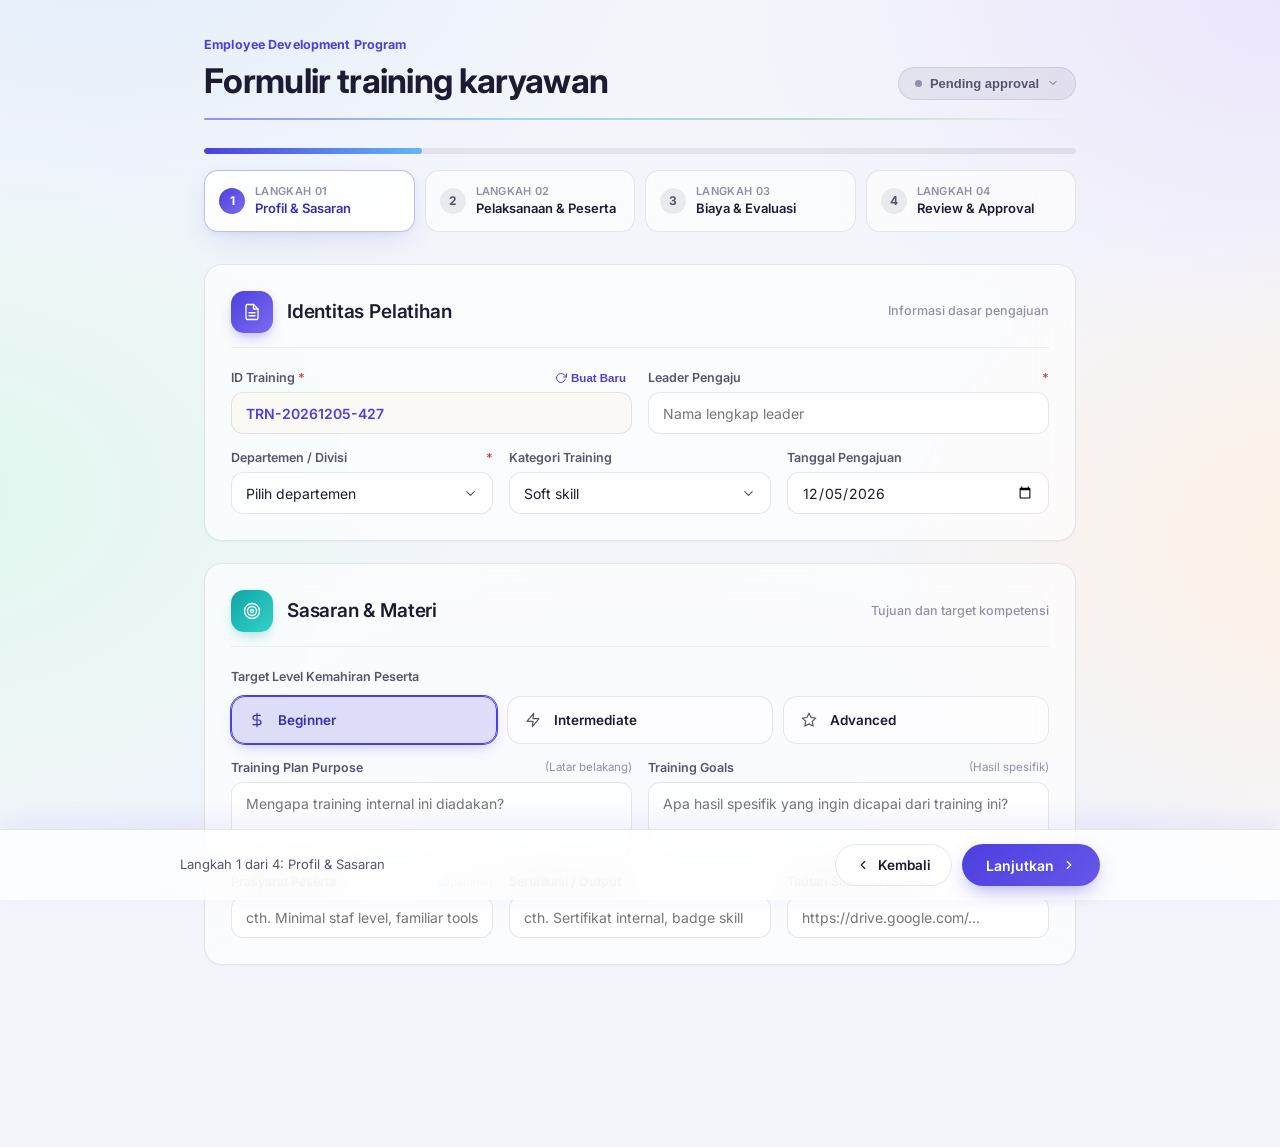
<file: index.html>
<!DOCTYPE html>
<html lang="id">
<head>
  <meta charset="UTF-8">
  <meta name="viewport" content="width=device-width, initial-scale=1.0">
  <title>Formulir Training Karyawan - Internal Plan</title>
  <link rel="preconnect" href="https://fonts.googleapis.com">
  <link rel="preconnect" href="https://fonts.gstatic.com" crossorigin>
  <link href="https://fonts.googleapis.com/css2?family=Fraunces:opsz,wght@9..144,400;9..144,500;9..144,600&family=Inter:wght@400;500;600&display=swap" rel="stylesheet">
  <link rel="stylesheet" href="css/style.css">
  <script src="js/app.js" defer></script>
</head>
<body>

<div class="page">

  <!-- ================= FORM VIEW ================= -->
  <main id="formView">

    <div class="doc-header">
      <div>
        <p class="kicker">Employee Development Program</p>
        <h1 class="voice">Formulir training karyawan</h1>
      </div>
      <div class="status-wrap">
        <button type="button" class="status-pill draft" id="statusPill" onclick="toggleStatusMenu(event)">
          <span class="dot"></span><span id="statusText">Pending approval</span>
          <svg width="12" height="12" viewBox="0 0 24 24" fill="none" stroke="currentColor" stroke-width="2" stroke-linecap="round" stroke-linejoin="round"><polyline points="6 9 12 15 18 9"></polyline></svg>
        </button>
        <div class="status-menu" id="statusMenu">
          <button type="button" onclick="setStatus('draft','Pending approval')"><span class="swatch draft"></span>Pending approval</button>
          <button type="button" onclick="setStatus('approved','Approved')"><span class="swatch approved"></span>Approved</button>
          <button type="button" onclick="setStatus('rejected','Reject')"><span class="swatch rejected"></span>Reject</button>
          <button type="button" onclick="setStatus('discussion','Need discussion')"><span class="swatch discussion"></span>Need discussion</button>
        </div>
      </div>
    </div>

    <!-- Stepper Navigation Header -->
    <nav class="stepper-nav" aria-label="Tahapan formulir">
      <div class="mobile-stepper-info">
        <span id="mobileStepText">Langkah 1 dari 4: Profil &amp; Sasaran</span>
        <span id="mobileProgressPercent" style="color:var(--moss);">25%</span>
      </div>

      <div class="stepper-progress-bar">
        <div class="stepper-progress-fill" id="stepperProgressFill"></div>
      </div>

      <div class="stepper-items">
        <div class="step-tab active" id="stepTab1" onclick="goToStep(1)">
          <div class="step-tab-num">1</div>
          <div class="step-tab-info">
            <span class="step-tab-label">Langkah 01</span>
            <span class="step-tab-title">Profil &amp; Sasaran</span>
          </div>
        </div>
        <div class="step-tab" id="stepTab2" onclick="goToStep(2)">
          <div class="step-tab-num">2</div>
          <div class="step-tab-info">
            <span class="step-tab-label">Langkah 02</span>
            <span class="step-tab-title">Pelaksanaan &amp; Peserta</span>
          </div>
        </div>
        <div class="step-tab" id="stepTab3" onclick="goToStep(3)">
          <div class="step-tab-num">3</div>
          <div class="step-tab-info">
            <span class="step-tab-label">Langkah 03</span>
            <span class="step-tab-title">Biaya &amp; Evaluasi</span>
          </div>
        </div>
        <div class="step-tab" id="stepTab4" onclick="goToStep(4)">
          <div class="step-tab-num">4</div>
          <div class="step-tab-info">
            <span class="step-tab-label">Langkah 04</span>
            <span class="step-tab-title">Review &amp; Approval</span>
          </div>
        </div>
      </div>
    </nav>

    <!-- ================= STEP 1: PROFIL & SASARAN ================= -->
    <div class="step-panel active" id="stepPanel1">
      
      <!-- Card: Identitas Training -->
      <section class="form-card">
        <div class="card-head">
          <div class="card-icon-wrap">
            <svg width="18" height="18" viewBox="0 0 24 24" fill="none" stroke="currentColor" stroke-width="1.75" stroke-linecap="round" stroke-linejoin="round"><path d="M14 2H6a2 2 0 0 0-2 2v16a2 2 0 0 0 2 2h12a2 2 0 0 0 2-2V8z"></path><polyline points="14 2 14 8 20 8"></polyline><line x1="16" y1="13" x2="8" y2="13"></line><line x1="16" y1="17" x2="8" y2="17"></line></svg>
          </div>
          <h2>Identitas Pelatihan</h2>
          <span class="card-sub">Informasi dasar pengajuan</span>
        </div>

        <div class="field-row cols-2">
          <div class="field">
            <label>
              <span>ID Training <span style="color:var(--danger)">*</span></span>
              <button type="button" class="btn-text-action" onclick="generateNewTrainingId()" title="Buat nomor ID baru">
                <svg width="12" height="12" viewBox="0 0 24 24" fill="none" stroke="currentColor" stroke-width="2" stroke-linecap="round" stroke-linejoin="round"><polyline points="23 4 23 10 17 10"></polyline><path d="M20.49 15a9 9 0 1 1-2.12-9.36L23 10"></path></svg>
                Buat Baru
              </button>
            </label>
            <input type="text" placeholder="TRN-2026-001" id="trainingId" data-field="ID training" readonly style="font-weight:600;color:var(--moss);background:#FAF9F5;" required>
          </div>
          <div class="field">
            <label>Leader Pengaju <span style="color:var(--danger)">*</span></label>
            <input type="text" placeholder="Nama lengkap leader" id="leaderName" data-field="Leader pengaju" required>
          </div>
        </div>

        <div class="field-row cols-3">
          <div class="field">
            <label>Departemen / Divisi <span style="color:var(--danger)">*</span></label>
            <select id="deptName" data-field="Departemen / divisi" onchange="handleDeptChange(this)" required>
              <option value="">Pilih departemen</option>
              <option value="People & Culture (HR)">People &amp; Culture (HR)</option>
              <option value="Technology & IT">Technology &amp; IT</option>
              <option value="Finance & Accounting">Finance &amp; Accounting</option>
              <option value="Sales & Business Development">Sales &amp; Business Development</option>
              <option value="Marketing & Communications">Marketing &amp; Communications</option>
              <option value="Operations & Supply Chain">Operations &amp; Supply Chain</option>
              <option value="Product & Design">Product &amp; Design</option>
              <option value="Customer Support">Customer Support</option>
              <option value="Legal & General Affair">Legal &amp; General Affair</option>
              <option value="custom">Lainnya (Ketik manual)...</option>
            </select>
            <input type="text" id="customDeptInput" placeholder="Ketik nama divisi..." style="display:none;margin-top:6px;">
          </div>
          <div class="field">
            <label>Kategori Training</label>
            <select id="category" data-field="Kategori training">
              <option value="">Pilih kategori</option>
              <option selected>Soft skill</option>
              <option>Hard skill</option>
              <option>Leadership</option>
              <option>Compliance &amp; Security</option>
            </select>
          </div>
          <div class="field">
            <label>Tanggal Pengajuan</label>
            <input type="date" id="tglPengajuan" data-field="Tanggal pengajuan">
          </div>
        </div>
      </section>

      <!-- Card: Sasaran & Materi -->
      <section class="form-card">
        <div class="card-head">
          <div class="card-icon-wrap">
            <svg width="18" height="18" viewBox="0 0 24 24" fill="none" stroke="currentColor" stroke-width="1.75" stroke-linecap="round" stroke-linejoin="round"><circle cx="12" cy="12" r="10"></circle><circle cx="12" cy="12" r="6"></circle><circle cx="12" cy="12" r="2"></circle></svg>
          </div>
          <h2>Sasaran &amp; Materi</h2>
          <span class="card-sub">Tujuan dan target kompetensi</span>
        </div>

        <div class="field" style="margin-bottom:16px;">
          <label>Target Level Kemahiran Peserta</label>
          <div class="chip-grid" id="levelChipGrid">
            <div class="chip-card selected" onclick="selectChip('level', 'Beginner', this)">
              <div class="chip-icon">
                <svg width="16" height="16" viewBox="0 0 24 24" fill="none" stroke="currentColor" stroke-width="1.8" stroke-linecap="round" stroke-linejoin="round"><path d="M12 2v20M17 5H9.5a3.5 3.5 0 0 0 0 7h5a3.5 3.5 0 0 1 0 7H6"></path></svg>
              </div>
              <span>Beginner</span>
            </div>
            <div class="chip-card" onclick="selectChip('level', 'Intermediate', this)">
              <div class="chip-icon">
                <svg width="16" height="16" viewBox="0 0 24 24" fill="none" stroke="currentColor" stroke-width="1.8" stroke-linecap="round" stroke-linejoin="round"><polygon points="13 2 3 14 12 14 11 22 21 10 12 10 13 2"></polygon></svg>
              </div>
              <span>Intermediate</span>
            </div>
            <div class="chip-card" onclick="selectChip('level', 'Advanced', this)">
              <div class="chip-icon">
                <svg width="16" height="16" viewBox="0 0 24 24" fill="none" stroke="currentColor" stroke-width="1.8" stroke-linecap="round" stroke-linejoin="round"><polygon points="12 2 15.09 8.26 22 9.27 17 14.14 18.18 21.02 12 17.77 5.82 21.02 7 14.14 2 9.27 8.91 8.26 12 2"></polygon></svg>
              </div>
              <span>Advanced</span>
            </div>
          </div>
          <input type="hidden" id="levelKemahiran" data-field="Target level kemahiran" value="Beginner">
        </div>

        <div class="field-row cols-2">
          <div class="field">
            <label>Training Plan Purpose <span class="hint">(Latar belakang)</span></label>
            <textarea placeholder="Mengapa training internal ini diadakan?" id="purpose" data-field="Training plan purpose"></textarea>
          </div>
          <div class="field">
            <label>Training Goals <span class="hint">(Hasil spesifik)</span></label>
            <textarea placeholder="Apa hasil spesifik yang ingin dicapai dari training ini?" id="goals" data-field="Training goals"></textarea>
          </div>
        </div>

        <div class="field-row cols-3">
          <div class="field">
            <label>Prasyarat Peserta <span class="hint">(Opsional)</span></label>
            <input type="text" placeholder="cth. Minimal staf level, familiar tools X" id="prereq" data-field="Prasyarat peserta">
          </div>
          <div class="field">
            <label>Sertifikasi / Output</label>
            <input type="text" placeholder="cth. Sertifikat internal, badge skill" id="certOutput" data-field="Sertifikasi / output">
          </div>
          <div class="field">
            <label>Tautan Silabus / Materi <span class="hint">(URL Drive)</span></label>
            <input type="url" placeholder="https://drive.google.com/..." id="syllabusUrl" data-field="Link silabus materi">
          </div>
        </div>
      </section>

    </div>

    <!-- ================= STEP 2: PELAKSANAAN & PESERTA ================= -->
    <div class="step-panel" id="stepPanel2">

      <!-- Card: Format & Pelaksanaan -->
      <section class="form-card">
        <div class="card-head">
          <div class="card-icon-wrap">
            <svg width="18" height="18" viewBox="0 0 24 24" fill="none" stroke="currentColor" stroke-width="1.75" stroke-linecap="round" stroke-linejoin="round"><rect x="3" y="4" width="18" height="18" rx="2" ry="2"></rect><line x1="16" y1="2" x2="16" y2="6"></line><line x1="8" y1="2" x2="8" y2="6"></line><line x1="3" y1="10" x2="21" y2="10"></line></svg>
          </div>
          <h2>Format &amp; Jadwal Pelatihan</h2>
          <span class="card-sub">Waktu, tempat, dan trainer</span>
        </div>

        <div class="field" style="margin-bottom:16px;">
          <label>Metode Pelaksanaan</label>
          <div class="chip-grid" id="methodChipGrid">
            <div class="chip-card selected" onclick="selectChip('method', 'Onsite', this)">
              <div class="chip-icon">
                <svg width="18" height="18" viewBox="0 0 24 24" fill="none" stroke="currentColor" stroke-width="1.6" stroke-linecap="round" stroke-linejoin="round"><rect x="4" y="2" width="16" height="20" rx="2" ry="2"></rect><line x1="9" y1="6" x2="9" y2="6.01"></line><line x1="15" y1="6" x2="15" y2="6.01"></line><line x1="9" y1="10" x2="9" y2="10.01"></line><line x1="15" y1="10" x2="15" y2="10.01"></line><line x1="9" y1="14" x2="9" y2="14.01"></line><line x1="15" y1="14" x2="15" y2="14.01"></line></svg>
              </div>
              <span>Onsite</span>
            </div>
            <div class="chip-card" onclick="selectChip('method', 'Online', this)">
              <div class="chip-icon">
                <svg width="18" height="18" viewBox="0 0 24 24" fill="none" stroke="currentColor" stroke-width="1.6" stroke-linecap="round" stroke-linejoin="round"><rect x="2" y="3" width="20" height="14" rx="2" ry="2"></rect><line x1="8" y1="21" x2="16" y2="21"></line><line x1="12" y1="17" x2="12" y2="21"></line></svg>
              </div>
              <span>Online</span>
            </div>
            <div class="chip-card" onclick="selectChip('method', 'Hybrid', this)">
              <div class="chip-icon">
                <svg width="18" height="18" viewBox="0 0 24 24" fill="none" stroke="currentColor" stroke-width="1.6" stroke-linecap="round" stroke-linejoin="round"><polyline points="17 1 21 5 17 9"></polyline><path d="M3 11V9a4 4 0 0 1 4-4h14"></path><polyline points="7 23 3 19 7 15"></polyline><path d="M21 13v2a4 4 0 0 1-4 4H3"></path></svg>
              </div>
              <span>Hybrid</span>
            </div>
            <div class="chip-card" onclick="selectChip('method', 'On-the-job', this)">
              <div class="chip-icon">
                <svg width="18" height="18" viewBox="0 0 24 24" fill="none" stroke="currentColor" stroke-width="1.6" stroke-linecap="round" stroke-linejoin="round"><rect x="2" y="7" width="20" height="14" rx="2" ry="2"></rect><path d="M16 21V5a2 2 0 0 0-2-2h-4a2 2 0 0 0-2 2v16"></path></svg>
              </div>
              <span>On-the-job</span>
            </div>
          </div>
          <input type="hidden" id="metode" data-field="Metode training" value="Onsite">
        </div>

        <div class="field-row cols-2" id="onlineDetailsRow" style="display:none;">
          <div class="field">
            <label>Platform Online</label>
            <select id="onlinePlatform" data-field="Platform online">
              <option>Google Meet</option>
              <option>Zoom Meeting</option>
              <option>Microsoft Teams</option>
              <option>Lainnya</option>
            </select>
          </div>
          <div class="field">
            <label>Tautan Ruang Meeting (URL)</label>
            <input type="url" placeholder="https://meet.google.com/..." id="meetingUrl" data-field="Link meeting online">
          </div>
        </div>

        <div class="field-row cols-3">
          <div class="field">
            <label>Tanggal Pelaksanaan</label>
            <input type="date" id="tglPelaksanaan" onchange="calculateScheduleAndDuration()">
          </div>
          <div class="field">
            <label>Jam Mulai &amp; Selesai</label>
            <div class="time-range-group">
              <input type="time" id="jamMulai" value="09:00" onchange="calculateScheduleAndDuration()" title="Jam Mulai">
              <span style="font-size:12px;color:var(--ink-faint);">-</span>
              <input type="time" id="jamSelesai" value="15:00" onchange="calculateScheduleAndDuration()" title="Jam Selesai">
            </div>
            <input type="hidden" id="jadwal" data-field="Tanggal &amp; jam pelaksanaan">
          </div>
          <div class="field">
            <label>Lokasi / Ruangan</label>
            <input type="text" placeholder="cth. Ruang Training Lt. 5" id="lokasi" data-field="Lokasi / venue">
          </div>
        </div>

        <div class="field-row cols-3">
          <div class="field">
            <label>Trainer / Fasilitator</label>
            <input type="text" placeholder="Nama trainer pengampu" id="trainer" data-field="Trainer">
          </div>
          <div class="field">
            <label>
              <span>Total Durasi Belajar</span>
              <span class="hint" style="color:var(--moss);">Otomatis</span>
            </label>
            <input type="text" id="totalDuration" data-field="Total durasi belajar" readonly style="background:#FAF9F5;font-weight:600;color:var(--ink);">
          </div>
          <div class="field">
            <label>
              <span>Jumlah Peserta</span>
              <span class="hint" style="color:var(--moss);">Sinkron tabel</span>
            </label>
            <input type="number" id="plannedParticipants" data-field="Jumlah partisipan (rencana)" readonly style="background:#FAF9F5;font-weight:600;color:var(--ink);">
          </div>
        </div>
      </section>

      <!-- Card: Modul & Sesi Pelatihan -->
      <section class="form-card">
        <div class="card-head">
          <div class="card-icon-wrap">
            <svg width="18" height="18" viewBox="0 0 24 24" fill="none" stroke="currentColor" stroke-width="1.75" stroke-linecap="round" stroke-linejoin="round"><line x1="8" y1="6" x2="21" y2="6"></line><line x1="8" y1="12" x2="21" y2="12"></line><line x1="8" y1="18" x2="21" y2="18"></line><line x1="3" y1="6" x2="3.01" y2="6"></line><line x1="3" y1="12" x2="3.01" y2="12"></line><line x1="3" y1="18" x2="3.01" y2="18"></line></svg>
          </div>
          <h2>Modul &amp; Sesi Pelatihan</h2>
          <span class="card-sub">Topik dan pembagian waktu</span>
        </div>

        <div class="tbl-wrap">
          <table class="dyn">
            <thead>
              <tr>
                <th style="width:36px">#</th>
                <th>Nama Modul</th>
                <th style="width:130px">Durasi</th>
                <th style="width:150px">Fasilitator</th>
                <th style="width:130px">Metode Delivery</th>
                <th>Deskripsi Aktivitas</th>
                <th style="width:40px"></th>
              </tr>
            </thead>
            <tbody id="moduleBody"></tbody>
          </table>
        </div>
        <div class="table-toolbar">
          <button type="button" class="btn-table-action" onclick="addModule()">
            <svg width="14" height="14" viewBox="0 0 24 24" fill="none" stroke="currentColor" stroke-width="2" stroke-linecap="round" stroke-linejoin="round"><line x1="12" y1="5" x2="12" y2="19"></line><line x1="5" y1="12" x2="19" y2="12"></line></svg>
            Tambah Baris Modul
          </button>
        </div>
      </section>

      <!-- Card: Daftar Peserta -->
      <section class="form-card">
        <div class="card-head">
          <div class="card-icon-wrap">
            <svg width="18" height="18" viewBox="0 0 24 24" fill="none" stroke="currentColor" stroke-width="1.75" stroke-linecap="round" stroke-linejoin="round"><path d="M17 21v-2a4 4 0 0 0-4-4H5a4 4 0 0 0-4 4v2"></path><circle cx="9" cy="7" r="4"></circle><path d="M23 21v-2a4 4 0 0 0-3-3.87"></path><path d="M16 3.13a4 4 0 0 1 0 7.75"></path></svg>
          </div>
          <h2>Daftar Peserta Pelatihan</h2>
          <span class="card-sub" id="participantCount">0 peserta</span>
        </div>

        <div class="tbl-wrap">
          <table class="dyn">
            <thead>
              <tr>
                <th style="width:36px">No</th>
                <th>Nama Karyawan</th>
                <th style="width:180px">Departemen / Divisi</th>
                <th style="width:150px">Presensi</th>
                <th style="width:40px"></th>
              </tr>
            </thead>
            <tbody id="participantBody"></tbody>
          </table>
        </div>

        <div class="table-toolbar">
          <button type="button" class="btn-table-action" onclick="addParticipant()">
            <svg width="14" height="14" viewBox="0 0 24 24" fill="none" stroke="currentColor" stroke-width="2" stroke-linecap="round" stroke-linejoin="round"><line x1="12" y1="5" x2="12" y2="19"></line><line x1="5" y1="12" x2="19" y2="12"></line></svg>
            Tambah Peserta
          </button>
          <button type="button" class="btn-table-action" onclick="openModal('modalQuickPasteExcel')">
            <svg width="14" height="14" viewBox="0 0 24 24" fill="none" stroke="currentColor" stroke-width="1.75" stroke-linecap="round" stroke-linejoin="round"><path d="M14 2H6a2 2 0 0 0-2 2v16a2 2 0 0 0 2 2h12a2 2 0 0 0 2-2V8z"></path><polyline points="14 2 14 8 20 8"></polyline><line x1="12" y1="18" x2="12" y2="12"></line><line x1="9" y1="15" x2="15" y2="15"></line></svg>
            Quick Paste dari Excel
          </button>
        </div>
      </section>

    </div>

    <!-- ================= STEP 3: BIAYA & EVALUASI ================= -->
    <div class="step-panel" id="stepPanel3">

      <!-- Card: Anggaran & Rincian Biaya -->
      <section class="form-card">
        <div class="card-head">
          <div class="card-icon-wrap">
            <svg width="18" height="18" viewBox="0 0 24 24" fill="none" stroke="currentColor" stroke-width="1.75" stroke-linecap="round" stroke-linejoin="round"><rect x="2" y="4" width="20" height="16" rx="2"></rect><line x1="2" y1="10" x2="22" y2="10"></line></svg>
          </div>
          <h2>Anggaran &amp; Estimasi Biaya</h2>
          <span class="card-sub">Rincian pengeluaran training</span>
        </div>

        <div class="field-row cols-4" style="margin-bottom:18px;">
          <div class="field">
            <label>Fee Trainer / Narasumber</label>
            <input type="text" inputmode="numeric" placeholder="Rp 0" id="budgetFee" data-field="Fee trainer" oninput="formatRupiah(this); calcBudgetBreakdown();">
          </div>
          <div class="field">
            <label>Konsumsi &amp; Catering</label>
            <input type="text" inputmode="numeric" placeholder="Rp 0" id="budgetKonsumsi" data-field="Konsumsi & catering" oninput="formatRupiah(this); calcBudgetBreakdown();">
          </div>
          <div class="field">
            <label>Materi / Sertifikat</label>
            <input type="text" inputmode="numeric" placeholder="Rp 0" id="budgetMateri" data-field="Materi & sertifikat" oninput="formatRupiah(this); calcBudgetBreakdown();">
          </div>
          <div class="field">
            <label>Venue / Sewa Alat</label>
            <input type="text" inputmode="numeric" placeholder="Rp 0" id="budgetVenue" data-field="Venue & alat" oninput="formatRupiah(this); calcBudgetBreakdown();">
          </div>
        </div>

        <div class="budget-grid">
          <div class="budget-card">
            <label>Total Estimasi Biaya</label>
            <input type="text" inputmode="numeric" placeholder="Rp 0" id="estBudget" data-field="Estimasi biaya" oninput="formatRupiah(this)">
            <p class="budget-variance">Akumulasi seluruh sub-komponen biaya</p>
          </div>
          <div class="budget-card">
            <label>Budget Disetujui</label>
            <input type="text" inputmode="numeric" placeholder="Rp 0" id="apprBudget" data-field="Budget disetujui" oninput="formatRupiah(this)">
            <p class="budget-variance">Plafon anggaran dari manajemen</p>
          </div>
          <div class="budget-card">
            <label>Actual Spend</label>
            <input type="text" inputmode="numeric" placeholder="Rp 0" id="actBudget" data-field="Actual spend" oninput="formatRupiah(this)">
            <p class="budget-variance" id="varianceText" style="font-weight:600;">Selisih akan muncul di sini</p>
          </div>
        </div>
      </section>

      <!-- Card: Evaluasi & Follow-up -->
      <section class="form-card">
        <div class="card-head">
          <div class="card-icon-wrap">
            <svg width="18" height="18" viewBox="0 0 24 24" fill="none" stroke="currentColor" stroke-width="1.75" stroke-linecap="round" stroke-linejoin="round"><path d="M22 11.08V12a10 10 0 1 1-5.93-9.14"></path><polyline points="22 4 12 14.01 9 11.01"></polyline></svg>
          </div>
          <h2>Metode Evaluasi &amp; Follow-up</h2>
          <span class="card-sub">Tolok ukur efektivitas pelatihan</span>
        </div>

        <div class="field-row cols-2">
          <div class="field">
            <label>Expected Outcomes <span class="hint">(Hasil pemahaman)</span></label>
            <textarea placeholder="Hasil pemahaman yang diharapkan setelah training selesai" id="expectedOutcomes" data-field="Expected outcomes"></textarea>
          </div>
          <div class="field">
            <label>Aplikasi / Implementasi Kerja</label>
            <textarea placeholder="Bagaimana hasil training diterapkan langsung pada operasional pekerjaan" id="applicationImpl" data-field="Aplikasi / implementasi"></textarea>
          </div>
        </div>

        <div class="field-row cols-3">
          <div class="field">
            <label>Metode Evaluasi</label>
            <select id="evalMethod" data-field="Metode evaluasi">
              <option value="">Pilih metode evaluasi</option>
              <option selected>Post-test</option>
              <option>Feedback form</option>
              <option>Observasi langsung</option>
              <option>Kombinasi</option>
            </select>
          </div>
          <div class="field">
            <label>KPI 1 Target</label>
            <div style="display:flex;gap:6px;">
              <input type="text" placeholder="cth. Skor post-test" id="kpi1Name" data-field="KPI 1" style="flex:2;">
              <input type="text" placeholder="Target ≥80" id="kpi1Target" data-field="Target KPI 1" style="flex:1;">
            </div>
          </div>
          <div class="field">
            <label>KPI 2 Target</label>
            <div style="display:flex;gap:6px;">
              <input type="text" placeholder="cth. Tingkat penerapan" id="kpi2Name" data-field="KPI 2" style="flex:2;">
              <input type="text" placeholder="30 hari" id="kpi2Target" data-field="Target KPI 2" style="flex:1;">
            </div>
          </div>
        </div>

        <div class="field-row cols-2" style="margin-top:14px;">
          <div class="field">
            <label>Interval Cek Berkala Pasca Training</label>
            <select id="followupInterval" data-field="Interval follow-up">
              <option value="">Pilih interval</option>
              <option selected>30 hari</option>
              <option>60 hari</option>
              <option>90 hari</option>
            </select>
          </div>
          <div class="field">
            <label>PIC Monitoring &amp; Evaluasi</label>
            <input type="text" placeholder="Nama PIC penanggung jawab" id="followupPIC" data-field="PIC monitoring">
          </div>
        </div>
      </section>

    </div>

    <!-- ================= STEP 4: REVIEW & APPROVAL ================= -->
    <div class="step-panel" id="stepPanel4">

      <!-- Executive Review Summary Card -->
      <section class="form-card">
        <div class="card-head">
          <div class="card-icon-wrap">
            <svg width="18" height="18" viewBox="0 0 24 24" fill="none" stroke="currentColor" stroke-width="1.75" stroke-linecap="round" stroke-linejoin="round"><path d="M14 2H6a2 2 0 0 0-2 2v16a2 2 0 0 0 2 2h12a2 2 0 0 0 2-2V8z"></path><polyline points="14 2 14 8 20 8"></polyline><line x1="16" y1="13" x2="8" y2="13"></line><line x1="16" y1="17" x2="8" y2="17"></line></svg>
          </div>
          <h2>Ringkasan Pengajuan (Preview)</h2>
          <span class="card-sub">Periksa kembali sebelum mengirim</span>
        </div>

        <div class="review-box">
          <div class="review-grid">
            <div class="review-item"><label>ID Training</label><div id="revId">-</div></div>
            <div class="review-item"><label>Leader Pengaju</label><div id="revLeader">-</div></div>
            <div class="review-item"><label>Departemen / Divisi</label><div id="revDept">-</div></div>
            <div class="review-item"><label>Kategori / Level</label><div id="revCategory">-</div></div>
            <div class="review-item"><label>Metode &amp; Jadwal</label><div id="revSchedule">-</div></div>
            <div class="review-item"><label>Lokasi / Platform</label><div id="revVenue">-</div></div>
            <div class="review-item"><label>Trainer</label><div id="revTrainer">-</div></div>
            <div class="review-item"><label>Durasi &amp; Partisipan</label><div id="revDurationParticipants">-</div></div>
            <div class="review-item"><label>Budget Disetujui</label><div id="revBudget">-</div></div>
            <div class="review-item"><label>Status Dokumen</label><div id="revStatus">-</div></div>
          </div>
          <div class="review-divider"></div>
          <div style="font-size:12.5px;color:var(--ink-faint);">
            Detail lengkap (seluruh baris peserta, modul, dan approval) akan tersimpan di Google Spreadsheet dan master data.
          </div>
        </div>
      </section>

      <!-- Approval Workflow Steps -->
      <section class="form-card">
        <div class="card-head">
          <div class="card-icon-wrap">
            <svg width="18" height="18" viewBox="0 0 24 24" fill="none" stroke="currentColor" stroke-width="1.75" stroke-linecap="round" stroke-linejoin="round"><path d="M12 22s8-4 8-10V5l-8-3-8 3v7c0 6 8 10 8 10z"></path></svg>
          </div>
          <h2>Alur Persetujuan (Approval Workflow)</h2>
          <span class="card-sub">Hierarki otorisasi</span>
        </div>

        <div class="tbl-wrap" style="padding:6px 12px;">
          <div class="approval-steps" id="approvalSteps"></div>
        </div>
        <div class="table-toolbar">
          <button type="button" class="btn-table-action" onclick="addApproval()">
            <svg width="14" height="14" viewBox="0 0 24 24" fill="none" stroke="currentColor" stroke-width="2" stroke-linecap="round" stroke-linejoin="round"><line x1="12" y1="5" x2="12" y2="19"></line><line x1="5" y1="12" x2="19" y2="12"></line></svg>
            Tambah Level Approval
          </button>
        </div>
      </section>

    </div>

  </main>

  <!-- ================= MASTER DATA VIEW ================= -->
  <main id="masterView" style="display:none;">
    <div class="master-toolbar">
      <div>
        <h2 class="voice">Master Data Submission</h2>
        <span class="helper-note" style="margin:0;">Riwayat pengajuan training internal yang tersimpan.</span>
      </div>
      <div style="display:flex;gap:10px;flex-wrap:wrap;align-items:center;">
        <button type="button" class="btn-secondary" onclick="exportToCsv()">
          <svg width="14" height="14" viewBox="0 0 24 24" fill="none" stroke="currentColor" stroke-width="1.75" stroke-linecap="round" stroke-linejoin="round"><path d="M21 15v4a2 2 0 0 1-2 2H5a2 2 0 0 1-2-2v-4"></path><polyline points="7 10 12 15 17 10"></polyline><line x1="12" y1="15" x2="12" y2="3"></line></svg>
          Export CSV
        </button>
        <button type="button" class="btn-secondary" onclick="loadMasterData()">
          <svg width="14" height="14" viewBox="0 0 24 24" fill="none" stroke="currentColor" stroke-width="1.75" stroke-linecap="round" stroke-linejoin="round"><polyline points="23 4 23 10 17 10"></polyline><polyline points="1 20 1 14 7 14"></polyline><path d="M3.51 9a9 9 0 0 1 14.85-3.36L23 10M1 14l4.64 4.36A9 9 0 0 0 20.49 15"></path></svg>
          Refresh
        </button>
        <button type="button" class="btn-secondary" onclick="lockAdminAccess()" title="Kunci sesi admin dan kembali ke formulir">
          <svg width="14" height="14" viewBox="0 0 24 24" fill="none" stroke="currentColor" stroke-width="1.75" stroke-linecap="round" stroke-linejoin="round"><rect x="3" y="11" width="18" height="11" rx="2" ry="2"></rect><path d="M7 11V7a5 5 0 0 1 10 0v4"></path></svg>
          Kunci
        </button>
        <button type="button" class="btn-primary" onclick="switchView('form')" style="gap:6px;">
          <svg width="14" height="14" viewBox="0 0 24 24" fill="none" stroke="currentColor" stroke-width="2" stroke-linecap="round" stroke-linejoin="round"><polyline points="15 18 9 12 15 6"></polyline></svg>
          Kembali ke Form
        </button>
      </div>
    </div>

    <div class="master-tbl-wrap">
      <table class="master">
        <thead>
          <tr>
            <th>ID Training</th>
            <th>Leader Pengaju</th>
            <th>Departemen</th>
            <th>Kategori</th>
            <th>Status</th>
            <th>Peserta</th>
            <th>Waktu Submit</th>
          </tr>
        </thead>
        <tbody id="masterBody"></tbody>
      </table>
    </div>

    <div id="masterEmpty" class="helper-note" style="display:none;padding:24px;text-align:center;background:var(--panel);border-radius:var(--radius);border:1px dashed var(--line);">
      Belum ada submission masuk. Data akan tercatat otomatis di sini setelah formulir disubmit.
    </div>

    <div id="detailPanel"></div>
  </main>

</div>

<!-- ================= STICKY BOTTOM ACTION BAR ================= -->
<div class="sticky-bottom-bar" id="stickyBottomBar">
  <div class="bottom-bar-inner">
    <div class="bottom-bar-info">
      <span id="bottomStepIndicator">Langkah 1 dari 4: Profil &amp; Sasaran</span>
    </div>
    <div class="bottom-bar-actions">
      <button type="button" class="btn-secondary" id="prevStepBtn" onclick="prevStep()" disabled>
        <svg width="14" height="14" viewBox="0 0 24 24" fill="none" stroke="currentColor" stroke-width="2" stroke-linecap="round" stroke-linejoin="round"><polyline points="15 18 9 12 15 6"></polyline></svg>
        Kembali
      </button>
      <button type="button" class="btn-primary" id="nextStepBtn" onclick="nextStep()">
        Lanjutkan
        <svg width="14" height="14" viewBox="0 0 24 24" fill="none" stroke="currentColor" stroke-width="2" stroke-linecap="round" stroke-linejoin="round"><polyline points="9 18 15 12 9 6"></polyline></svg>
      </button>
      <button type="button" class="btn-primary" id="submitBtn" onclick="submitPlan()" style="display:none;">
        <svg width="15" height="15" viewBox="0 0 24 24" fill="none" stroke="currentColor" stroke-width="2" stroke-linecap="round" stroke-linejoin="round"><line x1="22" y1="2" x2="11" y2="13"></line><polygon points="22 2 15 22 11 13 2 9 22 2"></polygon></svg>
        Submit Pengajuan
      </button>
    </div>
  </div>
</div>

<!-- ================= MODALS ================= -->

<!-- 1. Modal Quick Paste Excel -->
<div class="modal-overlay" id="modalQuickPasteExcel">
  <div class="modal-card">
    <div class="modal-header">
      <h3 class="voice">Quick Import Peserta dari Excel</h3>
      <button type="button" class="modal-close" onclick="closeModal('modalQuickPasteExcel')">&times;</button>
    </div>
    <div class="modal-body">
      <p>Salin daftar nama peserta dari Excel / Google Sheet / WhatsApp, lalu tempelkan di bawah ini:</p>
      <textarea id="excelPasteArea" placeholder="Contoh format:&#10;Budi Santoso - IT&#10;Siti Rahma - Finance&#10;Ahmad Fauzi&#10;(Bisa copy-paste langsung 2 kolom dari Excel)" style="width:100%;height:140px;border:1px solid var(--line);border-radius:8px;padding:10px 12px;font-family:'Inter',sans-serif;font-size:13px;"></textarea>
      <p class="helper-note">Format baris: <code>Nama Peserta [Tab atau Strip] Departemen</code>. Jika departemen tidak dicantumkan, akan menggunakan departemen pengaju.</p>
    </div>
    <div class="modal-footer">
      <button type="button" class="btn-secondary" onclick="closeModal('modalQuickPasteExcel')">Batal</button>
      <button type="button" class="btn-primary" onclick="importPesertaFromText()">Tambahkan ke Tabel</button>
    </div>
  </div>
</div>

<!-- 2. Modal Konfirmasi Submit -->
<div class="modal-overlay" id="modalConfirmSubmit">
  <div class="modal-card">
    <div class="modal-header">
      <h3 class="voice">Konfirmasi Pengajuan</h3>
      <button type="button" class="modal-close" onclick="closeModal('modalConfirmSubmit')">&times;</button>
    </div>
    <div class="modal-body">
      <p>Apakah rincian formulir training di bawah ini sudah benar dan siap diajukan ke sistem?</p>
      <div class="summary-box" id="confirmSummaryBox"></div>
    </div>
    <div class="modal-footer">
      <button type="button" class="btn-secondary" onclick="closeModal('modalConfirmSubmit')">Periksa Kembali</button>
      <button type="button" class="btn-primary" onclick="confirmAndExecuteSubmit()">Ya, Kirim Sekarang</button>
    </div>
  </div>
</div>

<!-- 3. Modal Sukses Submit -->
<div class="modal-overlay" id="modalSuccessSubmit">
  <div class="modal-card">
    <div class="modal-header">
      <h3 class="voice">Pengajuan Berhasil Dikirim!</h3>
      <button type="button" class="modal-close" onclick="closeModal('modalSuccessSubmit')">&times;</button>
    </div>
    <div class="modal-body">
      <div class="modal-icon-badge success">
        <svg width="24" height="24" viewBox="0 0 24 24" fill="none" stroke="currentColor" stroke-width="2" stroke-linecap="round" stroke-linejoin="round"><path d="M22 11.08V12a10 10 0 1 1-5.93-9.14"></path><polyline points="22 4 12 14.01 9 11.01"></polyline></svg>
      </div>
      <p>Data training telah tersimpan dan siap diproses oleh tim terkait.</p>
      <div class="summary-box" id="successSummaryBox"></div>
    </div>
    <div class="modal-footer">
      <button type="button" class="btn-secondary" onclick="closeModal('modalSuccessSubmit'); window.scrollTo({ top: 0, behavior: 'smooth' });">Selesai</button>
      <a class="btn-primary" id="modalSuccessEmailLink" href="#" target="_blank" onclick="closeModal('modalSuccessSubmit')">
        Kirim Notifikasi Email
      </a>
    </div>
  </div>
</div>

<!-- 4. Modal Admin PIN -->
<div class="modal-overlay" id="modalAdminPin">
  <div class="modal-card" style="max-width:400px;">
    <div class="modal-header">
      <h3 class="voice">Akses Master Data</h3>
      <button type="button" class="modal-close" onclick="cancelAdminPin()">&times;</button>
    </div>
    <div class="modal-body">
      <div class="modal-icon-badge info">
        <svg width="22" height="22" viewBox="0 0 24 24" fill="none" stroke="currentColor" stroke-width="1.8" stroke-linecap="round" stroke-linejoin="round"><rect x="3" y="11" width="18" height="11" rx="2" ry="2"></rect><path d="M7 11V7a5 5 0 0 1 10 0v4"></path></svg>
      </div>
      <p>Masukkan PIN admin untuk melihat riwayat dan master data submission:</p>
      <form onsubmit="event.preventDefault(); checkAdminPin();" style="margin-top:12px;">
        <input type="password" id="adminPinInput" class="field" placeholder="PIN Admin (default: ubahpin123)" style="padding:10px 12px;border:1px solid var(--line);border-radius:8px;width:100%;font-size:14px;" autocomplete="current-password">
      </form>
    </div>
    <div class="modal-footer">
      <button type="button" class="btn-secondary" onclick="cancelAdminPin()">Batal</button>
      <button type="button" class="btn-primary" onclick="checkAdminPin()">Buka Data</button>
    </div>
  </div>
</div>

<!-- Container Toast -->
<div class="toast-container" id="toastContainer"></div>

</body>
</html>
</file>
<file: css/style.css>
:root {
  --ink: #1D1B31;
  --ink-soft: #57546E;
  --ink-faint: #918FA8;
  --paper: #EEF3FA;
  --panel: rgba(255, 255, 255, 0.66);
  --panel-solid: #FFFFFF;
  --panel-strong: rgba(255, 255, 255, 0.85);
  --line: rgba(29, 27, 49, 0.10);
  --line-soft: rgba(29, 27, 49, 0.07);
  --accent: #4C3FE0;
  --accent-dark: #372FB0;
  --accent-tint: rgba(76, 63, 224, 0.10);
  --accent-tint-strong: rgba(76, 63, 224, 0.16);
  --moss: #4C3FE0;
  --moss-dark: #372FB0;
  --moss-tint: rgba(76, 63, 224, 0.10);
  --clay: #C56A2E;
  --clay-tint: rgba(197, 106, 46, 0.12);
  --danger: #D2483B;
  --danger-tint: rgba(210, 72, 59, 0.12);
  --radius-sm: 10px;
  --radius: 18px;
  --radius-lg: 26px;
  --shadow-sm: 0 1px 2px rgba(29, 27, 49, 0.04);
  --shadow: 0 12px 32px -8px rgba(76, 63, 224, 0.16), 0 2px 8px rgba(29, 27, 49, 0.05);
  --shadow-lg: 0 24px 56px -12px rgba(76, 63, 224, 0.28), 0 4px 16px rgba(29, 27, 49, 0.08);
  --blur: 18px;
}

* { box-sizing: border-box; }
html, body { margin: 0; padding: 0; }

body {
  background:
    radial-gradient(900px 560px at 8% -8%, #E3EEFB 0%, transparent 60%),
    radial-gradient(900px 620px at 100% 0%, #ECE6FB 0%, transparent 58%),
    radial-gradient(1000px 700px at -5% 55%, #E1F7EE 0%, transparent 55%),
    radial-gradient(900px 650px at 105% 60%, #FFF1E4 0%, transparent 55%),
    radial-gradient(1200px 800px at 50% 115%, #E7ECFB 0%, transparent 60%),
    #F3F5FB;
  background-attachment: fixed;
  color: var(--ink);
  font-family: 'Inter', system-ui, -apple-system, sans-serif;
  line-height: 1.5;
  -webkit-font-smoothing: antialiased;
  padding-bottom: 96px;
  min-height: 100vh;
}

.voice { font-family: 'Sora', 'Inter', system-ui, sans-serif; letter-spacing: -0.01em; }
.page { max-width: 920px; margin: 0 auto; padding: 36px 24px 64px; }

/* TOP APP NAV & TABS */
.app-nav { display: flex; align-items: center; justify-content: space-between; margin-bottom: 24px; gap: 16px; flex-wrap: wrap; }

.view-tabs {
  display: inline-flex; gap: 4px;
  background: var(--panel-strong);
  backdrop-filter: blur(var(--blur)); -webkit-backdrop-filter: blur(var(--blur));
  border-radius: 100px; padding: 4px; border: 1px solid var(--line); box-shadow: var(--shadow-sm);
}

.view-tabs button {
  border: none; background: none; padding: 8px 18px; border-radius: 100px;
  font-family: 'Inter', sans-serif; font-size: 13.5px; font-weight: 600; color: var(--ink-soft);
  cursor: pointer; transition: all 0.2s ease; display: flex; align-items: center; gap: 8px;
}
.view-tabs button:hover { color: var(--ink); }
.view-tabs button.active { background: var(--accent); color: #fff; box-shadow: 0 4px 14px rgba(76, 63, 224, 0.35); }

/* DOC HEADER */
.doc-header {
  display: flex; justify-content: space-between; align-items: flex-end; gap: 20px;
  padding-bottom: 20px; border-bottom: none; margin-bottom: 28px; position: relative;
}
.doc-header::after {
  content: ""; position: absolute; left: 0; right: 0; bottom: 0; height: 2px;
  background: linear-gradient(90deg, var(--accent) 0%, #63B6F5 35%, #7BCB8F 68%, transparent 100%);
  border-radius: 2px; opacity: 0.55;
}
.doc-header .kicker { font-size: 12.5px; color: var(--accent); font-weight: 700; letter-spacing: 0.01em; margin: 0 0 6px; }
.doc-header h1 { font-weight: 700; font-size: 34px; line-height: 1.15; margin: 0; color: var(--ink); letter-spacing: -0.02em; }

/* STATUS PILL & MENU */
.status-wrap { position: relative; }
.status-pill {
  display: inline-flex; align-items: center; gap: 8px; background: var(--accent-tint); color: var(--accent-dark);
  border: 1px solid rgba(76, 63, 224, 0.22); padding: 8px 16px; border-radius: 100px; font-size: 13px; font-weight: 600;
  white-space: nowrap; cursor: pointer; user-select: none; transition: all 0.15s ease;
  backdrop-filter: blur(var(--blur)); -webkit-backdrop-filter: blur(var(--blur));
}
.status-pill:hover { filter: brightness(0.98); transform: translateY(-1px); box-shadow: var(--shadow-sm); }
.status-pill .dot { width: 7px; height: 7px; border-radius: 50%; background: var(--accent); }
.status-pill.draft { background: rgba(145, 143, 168, 0.14); color: var(--ink-soft); border-color: var(--line); }
.status-pill.draft .dot { background: var(--ink-faint); }
.status-pill.rejected { background: var(--danger-tint); color: var(--danger); border-color: rgba(210, 72, 59, 0.25); }
.status-pill.rejected .dot { background: var(--danger); }
.status-pill.discussion { background: var(--clay-tint); color: var(--clay); border-color: rgba(197, 106, 46, 0.25); }
.status-pill.discussion .dot { background: var(--clay); }

.status-menu {
  position: absolute; top: calc(100% + 8px); right: 0; background: var(--panel-strong);
  backdrop-filter: blur(var(--blur)); -webkit-backdrop-filter: blur(var(--blur));
  border: 1px solid var(--line); border-radius: 14px; box-shadow: var(--shadow-lg); padding: 6px; min-width: 190px;
  z-index: 30; display: none; animation: fadeInDown 0.18s cubic-bezier(0.16, 1, 0.3, 1);
}
.status-menu.open { display: block; }
.status-menu button {
  width: 100%; display: flex; align-items: center; gap: 10px; padding: 9px 12px; border: none; background: none;
  border-radius: 9px; font-family: 'Inter', sans-serif; font-size: 13.5px; font-weight: 500; color: var(--ink);
  cursor: pointer; text-align: left; transition: background 0.12s ease;
}
.status-menu button:hover { background: var(--accent-tint); }
.status-menu .swatch { width: 9px; height: 9px; border-radius: 50%; flex-shrink: 0; }
.status-menu .swatch.approved { background: var(--accent); }
.status-menu .swatch.draft { background: var(--ink-faint); }
.status-menu .swatch.rejected { background: var(--danger); }
.status-menu .swatch.discussion { background: var(--clay); }

/* STEPPER NAVIGATION WIZARD */
.stepper-nav { margin-bottom: 32px; }
.stepper-progress-bar { height: 6px; background: rgba(29, 27, 49, 0.08); border-radius: 10px; overflow: hidden; margin-bottom: 16px; }
.stepper-progress-fill { height: 100%; background: linear-gradient(90deg, var(--accent), #63B6F5); width: 25%; border-radius: 10px; transition: width 0.3s cubic-bezier(0.16, 1, 0.3, 1); }
.stepper-items { display: grid; grid-template-columns: repeat(4, 1fr); gap: 10px; }

.step-tab {
  background: var(--panel); backdrop-filter: blur(var(--blur)); -webkit-backdrop-filter: blur(var(--blur));
  border: 1px solid var(--line); border-radius: 14px; padding: 12px 14px; text-align: left; cursor: pointer;
  transition: all 0.2s ease; display: flex; align-items: center; gap: 10px;
}
.step-tab:hover { border-color: rgba(76, 63, 224, 0.3); background: var(--panel-strong); transform: translateY(-1px); }
.step-tab.active { border-color: rgba(76, 63, 224, 0.35); background: var(--panel-strong); box-shadow: var(--shadow); }
.step-tab.completed { border-color: rgba(76, 63, 224, 0.2); }

.step-tab-num {
  width: 26px; height: 26px; border-radius: 50%; background: rgba(29, 27, 49, 0.08); color: var(--ink-soft);
  display: flex; align-items: center; justify-content: center; font-size: 12px; font-weight: 700; flex-shrink: 0;
  transition: all 0.2s ease;
}
.step-tab.active .step-tab-num { background: linear-gradient(135deg, var(--accent), #7C6CF0); color: #fff; }
.step-tab.completed .step-tab-num { background: linear-gradient(135deg, var(--accent), #7C6CF0); color: #fff; }

.step-tab-info { display: flex; flex-direction: column; min-width: 0; }
.step-tab-label { font-size: 11px; text-transform: uppercase; color: var(--ink-faint); font-weight: 600; letter-spacing: 0.03em; white-space: nowrap; overflow: hidden; text-overflow: ellipsis; }
.step-tab-title { font-size: 13px; font-weight: 600; color: var(--ink); white-space: nowrap; overflow: hidden; text-overflow: ellipsis; }
.step-tab.active .step-tab-title { color: var(--accent-dark); }

.mobile-stepper-info { display: none; align-items: center; justify-content: space-between; margin-bottom: 12px; font-size: 13px; color: var(--ink-soft); font-weight: 600; }

/* STEP PANELS & CARDS */
.step-panel { display: none; animation: fadeIn 0.25s cubic-bezier(0.16, 1, 0.3, 1); }
.step-panel.active { display: block; }

.form-card {
  background: var(--panel); backdrop-filter: blur(var(--blur)); -webkit-backdrop-filter: blur(var(--blur));
  border: 1px solid var(--line); border-radius: var(--radius); padding: 26px; margin-bottom: 22px;
  box-shadow: var(--shadow-sm); transition: box-shadow 0.25s ease, transform 0.25s ease, border-color 0.25s ease;
}
.form-card:hover { box-shadow: var(--shadow); border-color: rgba(76, 63, 224, 0.18); transform: translateY(-2px); }

.card-head { display: flex; align-items: center; gap: 14px; margin-bottom: 22px; padding-bottom: 14px; border-bottom: 1px solid var(--line-soft); }
.card-icon-wrap {
  width: 42px; height: 42px; border-radius: 13px; background: linear-gradient(135deg, var(--accent), #7C6CF0); color: #fff;
  display: flex; align-items: center; justify-content: center; flex-shrink: 0; box-shadow: 0 6px 14px -4px rgba(76, 63, 224, 0.45);
}

/* Per-section accent badges, in document order, for scannability across the wizard */
#stepPanel1 .form-card:nth-of-type(1) .card-icon-wrap { background: linear-gradient(135deg, #4C3FE0, #7C6CF0); box-shadow: 0 6px 14px -4px rgba(76, 63, 224, 0.45); }
#stepPanel1 .form-card:nth-of-type(2) .card-icon-wrap { background: linear-gradient(135deg, #0EA5A8, #34D3C4); box-shadow: 0 6px 14px -4px rgba(14, 165, 168, 0.4); }
#stepPanel1 .form-card:nth-of-type(3) .card-icon-wrap { background: linear-gradient(135deg, #E08A2B, #F4B860); box-shadow: 0 6px 14px -4px rgba(224, 138, 43, 0.4); }
#stepPanel2 .form-card:nth-of-type(1) .card-icon-wrap { background: linear-gradient(135deg, #2C8FE0, #63B6F5); box-shadow: 0 6px 14px -4px rgba(44, 143, 224, 0.4); }
#stepPanel2 .form-card:nth-of-type(2) .card-icon-wrap { background: linear-gradient(135deg, #E0507B, #F291A9); box-shadow: 0 6px 14px -4px rgba(224, 80, 123, 0.4); }
#stepPanel2 .form-card:nth-of-type(3) .card-icon-wrap { background: linear-gradient(135deg, #3F9E5C, #7BCB8F); box-shadow: 0 6px 14px -4px rgba(63, 158, 92, 0.4); }
#stepPanel3 .form-card:nth-of-type(1) .card-icon-wrap { background: linear-gradient(135deg, #E4623E, #F5946F); box-shadow: 0 6px 14px -4px rgba(228, 98, 62, 0.4); }
#stepPanel3 .form-card:nth-of-type(2) .card-icon-wrap { background: linear-gradient(135deg, #8B4FD1, #B98CE8); box-shadow: 0 6px 14px -4px rgba(139, 79, 209, 0.4); }
#stepPanel4 .form-card:nth-of-type(1) .card-icon-wrap { background: linear-gradient(135deg, #3E4C6E, #6C7FA6); box-shadow: 0 6px 14px -4px rgba(62, 76, 110, 0.4); }
#stepPanel4 .form-card:nth-of-type(2) .card-icon-wrap { background: linear-gradient(135deg, #3E4C6E, #6C7FA6); box-shadow: 0 6px 14px -4px rgba(62, 76, 110, 0.4); }

.card-head h2 { font-family: 'Sora', 'Inter', sans-serif; font-weight: 600; font-size: 19px; margin: 0; color: var(--ink); letter-spacing: -0.01em; }
.card-head .card-sub { font-size: 12.5px; color: var(--ink-faint); margin-left: auto; font-weight: 500; }

/* Fields & Layout Grids */
.field-row { display: grid; gap: 16px; margin-bottom: 16px; }
.field-row:last-child { margin-bottom: 0; }
.cols-2 { grid-template-columns: 1fr 1fr; }
.cols-3 { grid-template-columns: 1fr 1fr 1fr; }
.cols-4 { grid-template-columns: 1fr 1fr 1fr 1fr; }
.field { display: flex; flex-direction: column; min-width: 0; }
.field label { display: flex; align-items: center; justify-content: space-between; font-size: 12.5px; font-weight: 600; color: var(--ink-soft); margin-bottom: 6px; line-height: 1.3; }
.field label .hint { font-weight: 400; color: var(--ink-faint); font-size: 11.5px; }

.field input[type="text"], .field input[type="date"], .field input[type="time"], .field input[type="number"], .field input[type="url"], .field textarea {
  width: 100%; border: 1px solid var(--line); border-radius: 12px; padding: 10px 14px; font-family: 'Inter', sans-serif;
  font-size: 14px; color: var(--ink); background: rgba(255, 255, 255, 0.7); transition: all 0.15s ease; min-height: 42px;
}
.field textarea { min-height: 76px; line-height: 1.6; resize: vertical; }
.field input:focus, .field textarea:focus { outline: none; border-color: var(--accent); background: var(--panel-solid); box-shadow: 0 0 0 3px var(--accent-tint); }
.field input.error, .field select.error, .field textarea.error { border-color: var(--danger) !important; background: rgba(255, 249, 249, 0.85); }

/* CUSTOM DROPDOWNS */
.field select, .custom-select {
  appearance: none; -webkit-appearance: none; -moz-appearance: none; width: 100%; border: 1px solid var(--line);
  border-radius: 12px; padding: 10px 38px 10px 14px; font-family: 'Inter', sans-serif; font-size: 14px; color: var(--ink);
  background-color: rgba(255, 255, 255, 0.7);
  background-image: url("data:image/svg+xml,%3Csvg xmlns='http://www.w3.org/2000/svg' width='16' height='16' viewBox='0 0 24 24' fill='none' stroke='%2357546E' stroke-width='1.8' stroke-linecap='round' stroke-linejoin='round'%3E%3Cpolyline points='6 9 12 15 18 9'%3E%3C/polyline%3E%3C/svg%3E");
  background-repeat: no-repeat; background-position: right 14px center; background-size: 15px; cursor: pointer; min-height: 42px;
  transition: all 0.18s cubic-bezier(0.16, 1, 0.3, 1);
}
.field select:hover, .custom-select:hover { border-color: rgba(76, 63, 224, 0.3); background-color: var(--panel-solid); }
.field select:focus, .custom-select:focus {
  outline: none; border-color: var(--accent); background-color: var(--panel-solid); box-shadow: 0 0 0 3px var(--accent-tint);
  background-image: url("data:image/svg+xml,%3Csvg xmlns='http://www.w3.org/2000/svg' width='16' height='16' viewBox='0 0 24 24' fill='none' stroke='%234C3FE0' stroke-width='1.8' stroke-linecap='round' stroke-linejoin='round'%3E%3Cpolyline points='6 9 12 15 18 9'%3E%3C/polyline%3E%3C/svg%3E");
}
select option { background: var(--panel-solid); color: var(--ink); padding: 8px 12px; }

.time-range-group { display: flex; align-items: center; gap: 8px; }
.time-range-group input[type="time"] { flex: 1; min-width: 0; }

/* INTERACTIVE SELECTION CHIPS / CARDS */
.chip-grid { display: grid; grid-template-columns: repeat(auto-fit, minmax(130px, 1fr)); gap: 10px; margin-top: 4px; }
.chip-card {
  border: 1px solid var(--line); border-radius: 14px; padding: 12px 14px; background: rgba(255, 255, 255, 0.55);
  cursor: pointer; transition: all 0.18s cubic-bezier(0.16, 1, 0.3, 1); display: flex; align-items: center; gap: 10px; user-select: none;
}
.chip-card:hover { border-color: rgba(76, 63, 224, 0.3); background: var(--panel-solid); transform: translateY(-1px); }
.chip-card.selected { border-color: var(--accent); background: var(--accent-tint-strong); color: var(--accent-dark); box-shadow: 0 0 0 1px var(--accent), 0 6px 16px -6px rgba(76, 63, 224, 0.4); }
.chip-icon { width: 22px; height: 22px; color: var(--ink-soft); display: flex; align-items: center; justify-content: center; flex-shrink: 0; }
.chip-card.selected .chip-icon { color: var(--accent-dark); }
.chip-card span { font-size: 13.5px; font-weight: 600; line-height: 1.2; }

/* TABLES */
.tbl-wrap {
  border: 1px solid var(--line); border-radius: var(--radius); overflow-x: auto; -webkit-overflow-scrolling: touch;
  background: var(--panel); backdrop-filter: blur(var(--blur)); -webkit-backdrop-filter: blur(var(--blur)); box-shadow: var(--shadow-sm); margin-bottom: 12px;
}
table.dyn { width: 100%; border-collapse: collapse; min-width: 580px; }
table.dyn thead th { text-align: left; font-size: 11.5px; font-weight: 600; color: var(--ink-faint); text-transform: uppercase; letter-spacing: 0.02em; background: rgba(76, 63, 224, 0.06); padding: 11px 12px; border-bottom: 1px solid var(--line); }
table.dyn tbody td { padding: 8px 10px; border-bottom: 1px solid var(--line-soft); vertical-align: middle; }
table.dyn tbody tr:last-child td { border-bottom: none; }
table.dyn input { width: 100%; border: 1px solid transparent; border-radius: 8px; padding: 7px 9px; font-family: 'Inter', sans-serif; font-size: 13.5px; background: transparent; transition: all 0.15s ease; }
table.dyn input:hover { background: rgba(76, 63, 224, 0.06); }
table.dyn input:focus { outline: none; background: var(--panel-solid); border-color: var(--accent); box-shadow: 0 0 0 2px var(--accent-tint); }
table.dyn select {
  appearance: none; -webkit-appearance: none; -moz-appearance: none; width: 100%; border: 1px solid var(--line-soft); border-radius: 8px;
  padding: 7px 26px 7px 9px; font-family: 'Inter', sans-serif; font-size: 13.5px; color: var(--ink); background-color: rgba(255, 255, 255, 0.6);
  background-image: url("data:image/svg+xml,%3Csvg xmlns='http://www.w3.org/2000/svg' width='14' height='14' viewBox='0 0 24 24' fill='none' stroke='%2357546E' stroke-width='1.8' stroke-linecap='round' stroke-linejoin='round'%3E%3Cpolyline points='6 9 12 15 18 9'%3E%3C/polyline%3E%3C/svg%3E");
  background-repeat: no-repeat; background-position: right 8px center; background-size: 13px; cursor: pointer; transition: all 0.15s ease;
}
table.dyn select:hover { background-color: var(--panel-solid); border-color: var(--line); }
table.dyn select:focus { outline: none; background-color: var(--panel-solid); border-color: var(--accent); box-shadow: 0 0 0 2px var(--accent-tint); }

.row-remove { background: none; border: none; cursor: pointer; color: var(--ink-faint); width: 28px; height: 28px; border-radius: 8px; display: flex; align-items: center; justify-content: center; font-size: 18px; line-height: 1; transition: all 0.15s ease; }
.row-remove:hover { background: var(--danger-tint); color: var(--danger); }

.attend-toggle { display: inline-flex; border: 1px solid var(--line); border-radius: 8px; overflow: hidden; font-size: 12px; }
.attend-toggle button { border: none; background: rgba(255, 255, 255, 0.6); padding: 6px 12px; cursor: pointer; color: var(--ink-faint); font-family: 'Inter', sans-serif; font-weight: 600; transition: all 0.15s ease; }
.attend-toggle button.active-present { background: var(--accent-tint-strong); color: var(--accent-dark); }
.attend-toggle button.active-absent { background: var(--danger-tint); color: var(--danger); }

.table-toolbar { display: flex; align-items: center; justify-content: space-between; gap: 10px; margin-top: 10px; flex-wrap: wrap; }
.btn-table-action { background: rgba(76, 63, 224, 0.08); border: 1px solid var(--line); color: var(--accent-dark); padding: 8px 14px; border-radius: 10px; font-size: 13px; font-weight: 600; cursor: pointer; display: inline-flex; align-items: center; gap: 6px; transition: all 0.15s ease; }
.btn-table-action:hover { background: var(--accent-tint-strong); border-color: rgba(76, 63, 224, 0.25); }

/* BUDGET & VARIANCE CARDS */
.budget-grid { display: grid; grid-template-columns: repeat(3, 1fr); gap: 16px; margin-bottom: 20px; }
.budget-card { background: rgba(255, 255, 255, 0.55); border: 1px solid var(--line); border-radius: var(--radius); padding: 16px 18px; }
.budget-card label { display: block; font-size: 11.5px; color: var(--ink-faint); font-weight: 600; margin-bottom: 8px; text-transform: uppercase; letter-spacing: 0.02em; }
.budget-card input { width: 100%; border: none; font-size: 20px; font-family: 'Sora', sans-serif; padding: 0; background: transparent; color: var(--ink); font-weight: 600; }
.budget-card input:focus { outline: none; }
.budget-variance { font-size: 12px; margin: 6px 0 0; color: var(--ink-faint); }

/* APPROVAL STEPS */
.approval-steps { display: flex; flex-direction: column; gap: 0; }
.approval-step { display: grid; grid-template-columns: 36px 1fr 1fr 1fr auto; gap: 12px; align-items: center; padding: 12px 4px; border-bottom: 1px solid var(--line-soft); }
.approval-step:last-child { border-bottom: none; }
.step-badge { width: 30px; height: 30px; border-radius: 50%; background: linear-gradient(135deg, #E4623E, #F5946F); color: #fff; display: flex; align-items: center; justify-content: center; font-size: 13px; font-weight: 700; }
.approval-step input { border: 1px solid var(--line); border-radius: 10px; padding: 8px 10px; font-size: 13.5px; font-family: 'Inter', sans-serif; width: 100%; background: rgba(255, 255, 255, 0.7); }
.approval-step .field-label { font-size: 10.5px; color: var(--ink-faint); font-weight: 600; display: block; margin-bottom: 4px; }

/* EXECUTIVE SUMMARY CARD (STEP 4) */
.review-box { background: rgba(255, 255, 255, 0.55); border: 1px solid var(--line); border-radius: var(--radius); padding: 20px; margin-bottom: 20px; }
.review-grid { display: grid; grid-template-columns: 1fr 1fr; gap: 12px 20px; margin-bottom: 16px; }
.review-item label { display: block; font-size: 11px; text-transform: uppercase; color: var(--ink-faint); font-weight: 600; margin-bottom: 2px; }
.review-item div { font-size: 13.5px; color: var(--ink); font-weight: 500; word-break: break-word; }
.review-divider { border-top: 1px solid var(--line-soft); margin: 14px 0; }

/* STICKY BOTTOM BAR */
.sticky-bottom-bar { position: fixed; bottom: 0; left: 0; right: 0; background: rgba(255, 255, 255, 0.78); backdrop-filter: blur(20px); -webkit-backdrop-filter: blur(20px); border-top: 1px solid var(--line); padding: 14px 24px; z-index: 100; box-shadow: 0 -8px 24px rgba(76, 63, 224, 0.08); }
.bottom-bar-inner { max-width: 920px; margin: 0 auto; display: flex; align-items: center; justify-content: space-between; gap: 16px; }
.bottom-bar-info { display: flex; align-items: center; gap: 12px; font-size: 13px; color: var(--ink-soft); }
.bottom-bar-actions { display: flex; align-items: center; gap: 10px; }

.btn-primary {
  background: linear-gradient(135deg, var(--accent), #6657E8); color: #fff; border: none; padding: 11px 24px; border-radius: 100px;
  font-family: 'Inter', sans-serif; font-size: 14px; font-weight: 600; cursor: pointer; transition: all 0.18s ease;
  display: inline-flex; align-items: center; gap: 8px; min-height: 42px; box-shadow: 0 8px 20px -6px rgba(76, 63, 224, 0.5);
}
.btn-primary:hover { background: linear-gradient(135deg, var(--accent-dark), var(--accent)); transform: translateY(-1px); box-shadow: 0 10px 24px -6px rgba(76, 63, 224, 0.6); }
.btn-primary:disabled { opacity: 0.6; cursor: not-allowed; transform: none; }

.btn-secondary {
  background: rgba(255, 255, 255, 0.7); border: 1px solid var(--line); color: var(--ink); padding: 10px 20px; border-radius: 100px;
  font-family: 'Inter', sans-serif; font-size: 13.5px; font-weight: 600; cursor: pointer; transition: all 0.15s ease;
  display: inline-flex; align-items: center; gap: 8px; min-height: 42px;
}
.btn-secondary:hover { background: var(--panel-solid); border-color: rgba(76, 63, 224, 0.25); }

.btn-text-action { background: none; border: none; color: var(--accent); font-size: 11.5px; font-weight: 600; cursor: pointer; padding: 2px 6px; border-radius: 6px; display: inline-flex; align-items: center; gap: 4px; transition: background 0.15s ease; }
.btn-text-action:hover { background: var(--accent-tint); }

/* MASTER DATA VIEW */
.master-toolbar { display: flex; align-items: center; justify-content: space-between; margin-bottom: 22px; gap: 16px; flex-wrap: wrap; }
.master-toolbar h2 { font-family: 'Sora', sans-serif; font-weight: 600; font-size: 23px; margin: 0; letter-spacing: -0.01em; }
.master-tbl-wrap { border: 1px solid var(--line); border-radius: var(--radius); overflow-x: auto; -webkit-overflow-scrolling: touch; background: var(--panel); backdrop-filter: blur(var(--blur)); -webkit-backdrop-filter: blur(var(--blur)); margin-bottom: 24px; box-shadow: var(--shadow-sm); }
table.master { width: 100%; border-collapse: collapse; min-width: 640px; }
table.master thead th { text-align: left; font-size: 11.5px; font-weight: 600; color: var(--ink-faint); background: rgba(76, 63, 224, 0.06); padding: 12px 14px; border-bottom: 1px solid var(--line); text-transform: uppercase; letter-spacing: 0.02em; }
table.master tbody td { padding: 12px 14px; border-bottom: 1px solid var(--line-soft); font-size: 13.5px; }
table.master tbody tr:last-child td { border-bottom: none; }
table.master tbody tr { cursor: pointer; transition: background 0.12s ease; }
table.master tbody tr:hover { background: rgba(76, 63, 224, 0.05); }

.mini-pill { display: inline-flex; align-items: center; gap: 6px; padding: 4px 10px; border-radius: 100px; font-size: 12px; font-weight: 600; }
.mini-pill .dot { width: 6px; height: 6px; border-radius: 50%; }
.mini-pill.approved { background: var(--accent-tint-strong); color: var(--accent-dark); }
.mini-pill.approved .dot { background: var(--accent); }
.mini-pill.draft { background: rgba(145, 143, 168, 0.16); color: var(--ink-soft); }
.mini-pill.draft .dot { background: var(--ink-faint); }
.mini-pill.rejected { background: var(--danger-tint); color: var(--danger); }
.mini-pill.rejected .dot { background: var(--danger); }
.mini-pill.discussion { background: var(--clay-tint); color: var(--clay); }
.mini-pill.discussion .dot { background: var(--clay); }

.detail-panel { background: var(--panel); backdrop-filter: blur(var(--blur)); -webkit-backdrop-filter: blur(var(--blur)); border: 1px solid var(--line); border-radius: var(--radius); padding: 22px; box-shadow: var(--shadow-sm); margin-top: 18px; animation: fadeIn 0.2s ease; }

/* MODALS SYSTEM */
.modal-overlay { position: fixed; top: 0; left: 0; right: 0; bottom: 0; background: rgba(29, 27, 49, 0.4); backdrop-filter: blur(6px); -webkit-backdrop-filter: blur(6px); display: flex; align-items: center; justify-content: center; z-index: 999; padding: 16px; opacity: 0; pointer-events: none; transition: opacity 0.2s ease; }
.modal-overlay.active { opacity: 1; pointer-events: auto; }
.modal-card { background: rgba(255, 255, 255, 0.92); backdrop-filter: blur(24px); -webkit-backdrop-filter: blur(24px); border-radius: var(--radius-lg); max-width: 500px; width: 100%; padding: 26px; box-shadow: var(--shadow-lg); transform: scale(0.95); transition: transform 0.22s cubic-bezier(0.16, 1, 0.3, 1); border: 1px solid rgba(255, 255, 255, 0.8); max-height: 90vh; overflow-y: auto; }
.modal-overlay.active .modal-card { transform: scale(1); }
.modal-header { display: flex; align-items: center; justify-content: space-between; margin-bottom: 16px; }
.modal-header h3 { margin: 0; font-family: 'Sora', sans-serif; font-size: 18px; font-weight: 600; }
.modal-close { background: none; border: none; font-size: 24px; color: var(--ink-faint); cursor: pointer; padding: 4px; line-height: 1; border-radius: 8px; }
.modal-close:hover { color: var(--ink); }
.modal-body { font-size: 13.5px; color: var(--ink-soft); line-height: 1.6; margin-bottom: 20px; }
.modal-body .summary-box { background: rgba(76, 63, 224, 0.05); border: 1px solid var(--line-soft); border-radius: 12px; padding: 14px 16px; margin-top: 12px; font-size: 13px; color: var(--ink); }
.modal-body .summary-box div { margin-bottom: 5px; }
.modal-body .summary-box div:last-child { margin-bottom: 0; }
.modal-icon-badge { width: 46px; height: 46px; border-radius: 16px; display: flex; align-items: center; justify-content: center; margin-bottom: 12px; }
.modal-icon-badge.success { background: linear-gradient(135deg, #3F9E5C, #7BCB8F); color: #fff; }
.modal-icon-badge.info { background: linear-gradient(135deg, #2C8FE0, #63B6F5); color: #fff; }
.modal-footer { display: flex; justify-content: flex-end; gap: 10px; flex-wrap: wrap; }

/* Toast Notifications */
.toast-container { position: fixed; bottom: 84px; right: 20px; display: flex; flex-direction: column; gap: 8px; z-index: 1000; pointer-events: none; }
.toast { background: var(--ink); color: #fff; padding: 11px 16px; border-radius: 12px; font-size: 13px; box-shadow: var(--shadow); display: flex; align-items: center; gap: 10px; min-width: 250px; max-width: 380px; animation: slideInRight 0.25s cubic-bezier(0.16, 1, 0.3, 1); pointer-events: auto; transition: opacity 0.2s ease, transform 0.2s ease; }
.toast.toast-success { background: #2E6B45; border-left: 4px solid #68D391; }
.toast.toast-error { background: #7B1D1D; border-left: 4px solid #FEB2B2; }
.toast.toast-info { background: var(--accent-dark); border-left: 4px solid #B7AEFA; }

.spinner { width: 15px; height: 15px; border: 2px solid rgba(255, 255, 255, 0.3); border-top-color: #fff; border-radius: 50%; animation: spin 0.6s linear infinite; display: inline-block; }

@keyframes fadeIn { from { opacity: 0; transform: translateY(6px); } to { opacity: 1; transform: translateY(0); } }
@keyframes fadeInDown { from { opacity: 0; transform: translateY(-6px); } to { opacity: 1; transform: translateY(0); } }
@keyframes slideInRight { from { opacity: 0; transform: translateX(20px); } to { opacity: 1; transform: translateX(0); } }
@keyframes spin { to { transform: rotate(360deg); } }

/* RESPONSIVE MOBILE RULES */
@media (max-width: 768px) {
  body { padding-bottom: 110px; }
  .page { padding: 20px 14px 48px; }
  .doc-header { flex-direction: column; align-items: flex-start; gap: 14px; margin-bottom: 20px; }
  .doc-header h1 { font-size: 26px; }
  .stepper-items { display: none; }
  .mobile-stepper-info { display: flex; }
  .form-card { padding: 18px 14px; margin-bottom: 18px; }
  .card-head h2 { font-size: 17px; }
  .cols-2, .cols-3, .cols-4 { grid-template-columns: 1fr !important; }
  .field-row { gap: 14px; margin-bottom: 14px; }
  .chip-grid { grid-template-columns: 1fr 1fr; }
  .budget-grid { grid-template-columns: 1fr; }
  .approval-step { grid-template-columns: 1fr; gap: 8px; }
  .approval-step .step-badge { margin-bottom: 4px; }
  .review-grid { grid-template-columns: 1fr; gap: 10px; }
  .bottom-bar-inner { flex-direction: column-reverse; align-items: stretch; gap: 10px; }
  .bottom-bar-actions { display: flex; justify-content: space-between; width: 100%; }
  .bottom-bar-actions button { flex: 1; justify-content: center; }
  .bottom-bar-info { justify-content: center; font-size: 12px; }
  .toast-container { bottom: 120px; right: 14px; left: 14px; }
  .toast { max-width: 100%; min-width: 0; }
}

@media print {
  body { background: #fff; padding-bottom: 0; }
  .app-nav, .stepper-nav, .sticky-bottom-bar, .modal-overlay, .toast-container, .table-toolbar { display: none !important; }
  .step-panel { display: block !important; }
  .form-card { box-shadow: none; border-color: #ccc; background: #fff; backdrop-filter: none; page-break-inside: avoid; }
}
</file>
